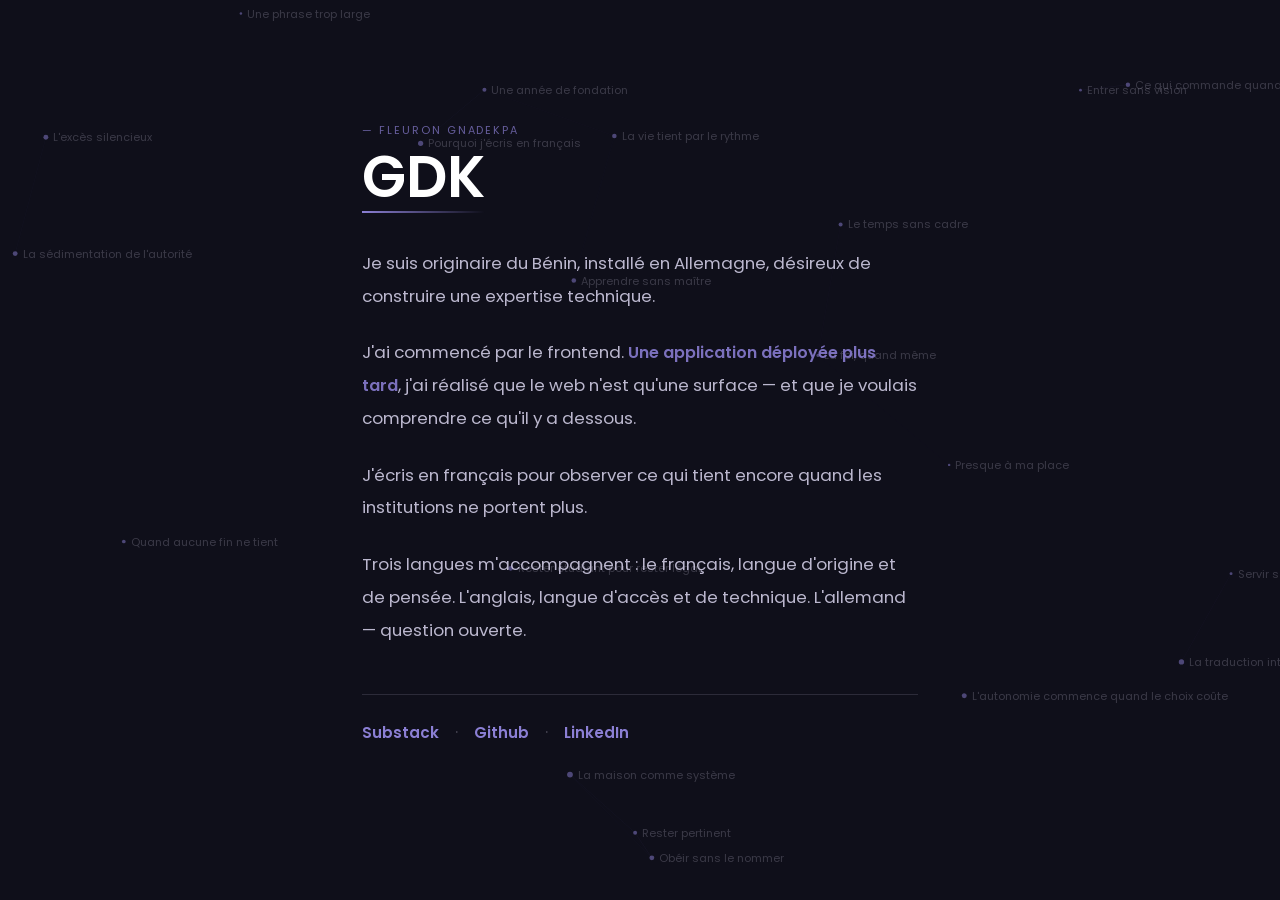
<file: index.html>
<!DOCTYPE html>
<html lang="fr">

<head>
    <meta charset="UTF-8">
    <meta http-equiv="X-UA-Compatible" content="IE=edge">
    <meta name="viewport" content="width=device-width, initial-scale=1.0">
    <meta name="description"
        content="Originaire du Bénin, installé en Allemagne. Je m'intéresse à la modélisation de systèmes applicatifs et j'écris en français pour observer ce qui tient encore quand les institutions ne portent plus.">
    <link rel="preconnect" href="https://fonts.googleapis.com">
    <link rel="preconnect" href="https://fonts.gstatic.com" crossorigin>
    <link href="https://fonts.googleapis.com/css2?family=Poppins:wght@400;500;600;700;800&display=swap"
        rel="stylesheet">
    <link rel="stylesheet" href="main.css">
    <title>Fleuron Gnadekpa</title>
    <meta property="og:title" content="Fleuron Gnadekpa" />
    <meta property="og:description"
        content="Originaire du Bénin, installé en Allemagne. Je m'intéresse à la modélisation de systèmes applicatifs et j'écris en français pour observer ce qui tient encore quand les institutions ne portent plus." />
    <meta property="og:type" content="website" />
    <meta property="og:url" content="https://fleuronvilik.github.io" />
    <!--
    <meta property="og:image" content="https://fleuronvilik.github.io/img/og_banner.png" />
    -->
</head>

<body>
    <canvas id="c"></canvas>
    <main>
        <div class="name-block">
            <div class="name-label">— Fleuron Gnadekpa</div>
            <h1>GDK</h1>
        </div>

        <p>Je suis originaire du Bénin, installé en Allemagne, désireux de construire une expertise technique.</p>
        <p>J'ai commencé par le frontend. <a href="ce-que-je-construis.html">Une application déployée plus tard</a>,
            j'ai réalisé que le web n'est qu'une
            surface — et que je voulais comprendre ce qu'il y a dessous.</p>
        <p>J'écris en français pour observer ce qui tient encore quand les institutions ne portent plus.</p>
        <p>Trois langues m'accompagnent : le français, langue d'origine et de pensée. L'anglais, langue d'accès et de
            technique. L'allemand — question ouverte.</p>
        <footer>
            <a href="https://gdkfleuron.substack.com/" target="_blank" rel="noopener noreferrer"> Substack</a>
            <span>·</span>
            <a href="https://github.com/fleuronvilik/" target="_blank" rel="noopener noreferrer">Github</a>
            <span>·</span>
            <a href="https://linkedin.com/in/fleurongnadekpa" target="_blank" rel="noopener noreferrer">LinkedIn</a>
        </footer>
    </main>

    <script>
        const titles = [
            "Pourquoi j'écris en français",
            "Apprendre sans maître",
            "Presque à ma place",
            "Le temps sans cadre",
            "Une année de fondation",
            "Servir sans cadre",
            "Une phrase trop large",
            "Entrer sans vision",
            "Rester pertinent",
            "Rester étudiant pour rester légal",
            "Quand aucune fin ne tient",
            "La vie tient par le rythme",
            "La foi, quand même",
            "La maison comme système",
            "La sédimentation de l'autorité",
            "Ce qui commande quand personne ne parle",
            "Obéir sans le nommer",
            "L'autonomie commence quand le choix coûte",
            "La traduction intérieure",
            "L'excès silencieux"
        ];

        const canvas = document.getElementById('c');
        const ctx = canvas.getContext('2d');

        let W, H, nodes;

        function resize() {
            W = canvas.width = window.innerWidth;
            H = canvas.height = window.innerHeight;
            init();
        }

        function init() {
            nodes = titles.map((title, i) => ({
                title,
                x: Math.random() * W,
                y: Math.random() * H,
                vx: (Math.random() - 0.5) * 0.18,
                vy: (Math.random() - 0.5) * 0.18,
                r: Math.random() * 1.8 + 1.2,
            }));
        }

        function draw() {
            ctx.clearRect(0, 0, W, H);

            // Draw lines between nearby nodes
            for (let i = 0; i < nodes.length; i++) {
                for (let j = i + 1; j < nodes.length; j++) {
                    const dx = nodes[i].x - nodes[j].x;
                    const dy = nodes[i].y - nodes[j].y;
                    const dist = Math.sqrt(dx * dx + dy * dy);
                    if (dist < 220) {
                        ctx.beginPath();
                        ctx.moveTo(nodes[i].x, nodes[i].y);
                        ctx.lineTo(nodes[j].x, nodes[j].y);
                        ctx.strokeStyle = `rgba(139, 127, 212, ${0.07 * (1 - dist / 220)})`;
                        ctx.lineWidth = 0.8;
                        ctx.stroke();
                    }
                }
            }

            // Draw nodes and labels
            nodes.forEach(n => {
                // Star dot
                ctx.beginPath();
                ctx.arc(n.x, n.y, n.r, 0, Math.PI * 2);
                ctx.fillStyle = 'rgba(139, 127, 212, 0.5)';
                ctx.fill();

                // Title label
                ctx.font = '11px Poppins, sans-serif';
                ctx.fillStyle = 'rgba(212, 208, 232, 0.22)';
                ctx.fillText(n.title, n.x + n.r + 5, n.y + 4);
            });

            // Move nodes
            nodes.forEach(n => {
                n.x += n.vx;
                n.y += n.vy;
                if (n.x < 0 || n.x > W) n.vx *= -1;
                if (n.y < 0 || n.y > H) n.vy *= -1;
            });

            requestAnimationFrame(draw);
        }

        window.addEventListener('resize', resize);
        resize();
        draw();
    </script>
</body>

</html>
</file>
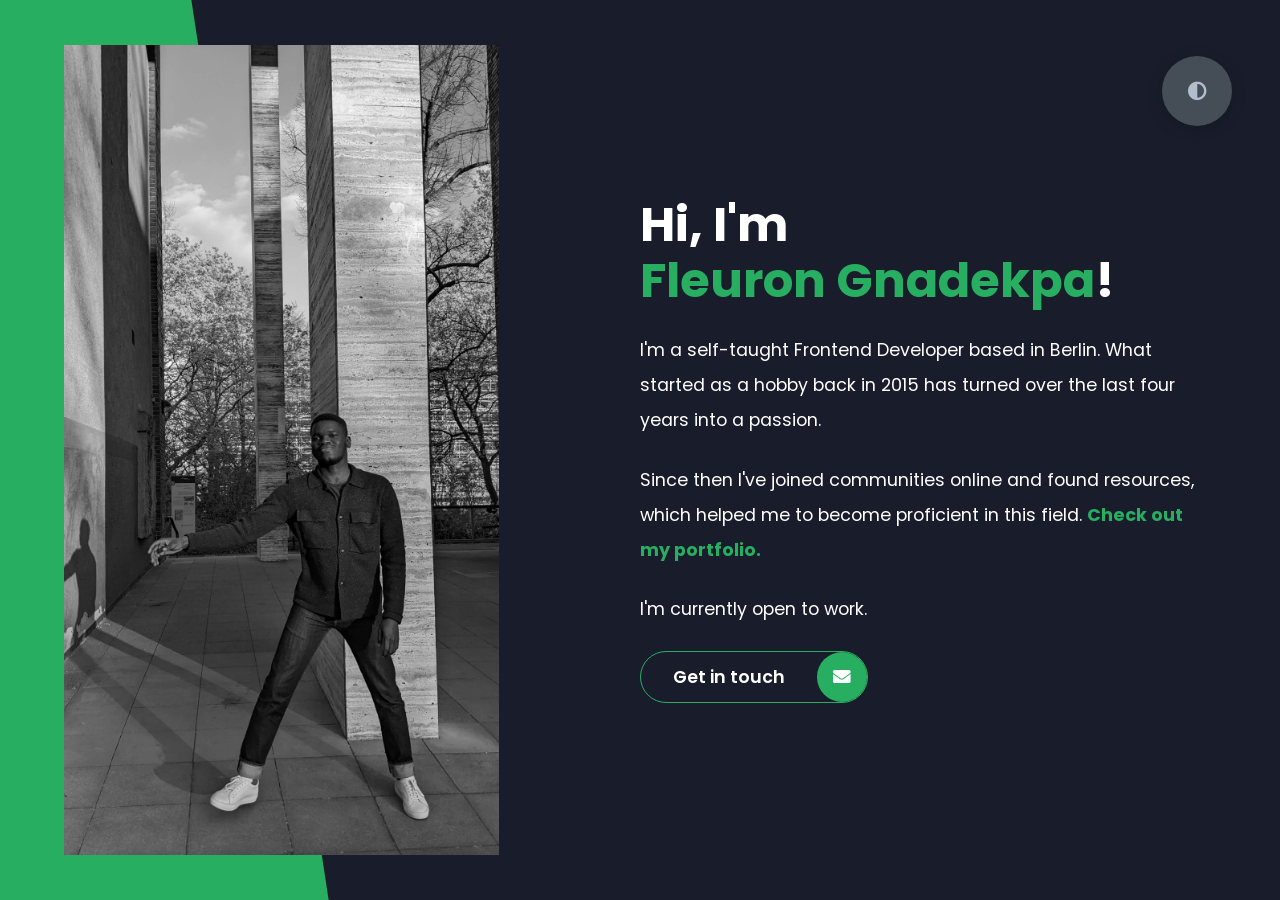
<file: v0/index.html>
<!DOCTYPE html>
<html lang="en">
<head>
    <meta charset="UTF-8">
    <meta http-equiv="X-UA-Compatible" content="IE=edge">
    <meta name="viewport" content="width=device-width, initial-scale=1.0">
    <meta name="description" content="Hi! I'm Fleuron. I'm learning modern Frontend Development. My portfolio includes projects, built with HTML, CSS/Bootstrap, Vanilla JavaScript and ReactJS.">
    <link rel="preconnect" href="https://fonts.googleapis.com">
    <link rel="preconnect" href="https://fonts.gstatic.com" crossorigin>
    <link href="https://fonts.googleapis.com/css2?family=Poppins:wght@400;500;600;700;800&display=swap" rel="stylesheet">
    <link rel="stylesheet" href="https://cdnjs.cloudflare.com/ajax/libs/font-awesome/5.15.4/css/all.min.css">
    <link rel="stylesheet" href="styles/styles.css">
    <title>Fleuron Gnadekpa | Frontend Developer</title>
    <meta property="og:title" content="Fleuron Gnadekpa" />
    <meta property="og:type" content="website" />
    <meta property="og:url" content="https://fleuronvilik.github.io" />
    <meta property="og:image" content="https://raw.githubusercontent.com/fleuronvilik/fleuronvilik.github.io/gh-pages/img/og_banner.png" />
</head>
<body class="container">
    <!-- <i class="fas fa-instagram"></i> -->
    <header class="section sec1 header active" id="home">
        <div class="header-content">
            <div class="left-header">
                <div class="h-shape"></div>
                <div class="image">
                    <img src="img/photo-fleuron.jpg" alt="Fleuron Gnadekpa">
                </div>
            </div>
            <div class="right-header">
                <h1>Hi, I'm <span class="name-block"><span class="name">Fleuron Gnadekpa</span>!</span></h1>
                <p>I'm a self-taught <span>Frontend Developer</span> based in Berlin. What started as a hobby back in 2015 has turned over the last four years into a passion.</p>
                <p>Since then I've joined communities online and found resources, which helped me to become proficient in this field. <span class="control active" data-target="contact">Check out my portfolio.</span></p>
                <p>I'm currently open to work.</p>
                <a href="mailto:vilfleur@gmail.com" class="btn-download">
                    <span class="btn-text">Get in touch</span>
                    <span class="btn-icon">
                        <i class="fas fa-envelope"></i>
                    </span>
                </a>
            </div>
        </div>
    </header>
    <main class="wrapper">
        <section class="section sec5 contact" id="contact">
            <div class="wrapper">
                <div class="main-title">
                    <h2>My <span>Portfolio</span><span class="bg-text">My work</span></h2>
                </div>
                <p class="intro">Below is a collection of projects I have built over the last four years. Having in this way gained a strong understanding of the Big Three (HTML, CSS and JavaScript/ES6), I now focus on learning React JS. <span data-target="home" class="control">Back to Home</span>.</p>
                <div class="">
                    <!--
                        <h2>Demos for 2019</h2>
                    -->
                    <ul class="demo-list">
                        <li><a target="_blank" href="https://fleuronvilik.github.io/bootstrap-oc/">
                        <img src="img/portfolio/amour-tigres.png" alt=""></a>
                        <p><a target="_blank" href="https://github.com/fleuronvilik/bootstrap-oc/">GitHub</a></p>
                    </li>
                    <li><a target="_blank" href="https://fleuronvilik.github.io/maison-architecte/">
                            <img src="img/portfolio/maison-architecte.png" alt=""></a>
                        <p><a target="_blank" href="https://github.com/fleuronvilik/maison-architecte/">GitHub</a></p>
                    </li>
                    <li><a target="_blank" href="https://fleuronvilik.github.io/fem-layout/11-grid-grid/">
                        <img src="img/portfolio/fem-responsive-grid.png" alt=""></a>
                        <p><a target="_blank" href="https://github.com/fleuronvilik/fem-layout">Github</a></p>
                        <p><a target="_blank" href="https://fleuronvilik.github.io/fem-layout/1-intro-floats/">Floats</a></p>
                        <p><a target="_blank" href="https://fleuronvilik.github.io/fem-layout/3-flexbox-grid/">Flexbox-Based </a></p>
                        <p><a target="_blank" href="https://fleuronvilik.github.io/fem-layout/3-flexbox-grid/">CSS Grid (Default)</a></p>
                    </li>
                    <li><a target="_blank" href="https://adjoining-pouncing-bull.glitch.me/">
                            <img src="img/portfolio/thenewstime.png" alt=""></a>
                        <p><a target="_blank" href="https://glitch.com/~adjoining-pouncing-bull/">Glitch</a></p>
                    </li>
                    <li><a target="_blank" href="http://treasure-woodpecker.glitch.me/">
                        <img src="img/portfolio/fem-calculator.png" alt=""></a>
                        <p><a target="_blank" href="https://glitch.com/~treasure-woodpecker/">Glitch</a></p>
                    </li>
                    <li><a target="_blank" href="https://lilac-faceted-brian.glitch.me/">
                            <img src="img/portfolio/travel-journal.png" alt=""></a>
                    </li>
                    <li><a target="_blank" href="https://fleuronvilik.github.io/simple-life/index.html">
                            <img src="img/portfolio/living-the-simple-life.png" alt=""></a>
                            <p><a target="_blank" href="https://github.com/fleuronvilik/simple-life">GitHub</a></p>
                    </li>
                    <li><a target="_blank" href="https://profound-crumble-9d2ae4.netlify.app/">
                            <img src="img/portfolio/react-movie.png" alt=""></a>
                    </li>
                    <li><a target="_blank" href="https://astonishing-quickest-ophthalmologist.glitch.me/">
                            <img src="img/portfolio/devjane.png" alt=""></a>
                    </li>
                    <li><a target="_blank" href="https://github.com/fleuronvilik/react-advanced-2020"></a>
                        <img src="img/portfolio/react.svg" alt=""></a>
                        <p><a target="_blank" href="http://birthday-reminder.glitch.me/">Birthday Reminder</a></p>
                        <p><a target="_blank" href="https://fleuronvilik.github.io/tours-project/">Tours</a></p>
                        <p><a target="_blank" href="https://fleuronvilik.github.io/accordion-faq/">Accordion</a></p>
                        <p><a target="_blank" href="https://fleuronvilik.github.io/golden-menu/">Golden Menu</a></p>
                        <p><a target="_blank" href="https://capricious-wholesale-lute.glitch.me/">Cart Use Reducer</a></p>
                    </li>
                </ul>
            </div>
            </div>
        </section>
    </main>
    <div class="btn-theme">
        <i class="fas fa-adjust"></i>
    </div>
    <script src="app.js"></script>
</body>
</html>
</file>
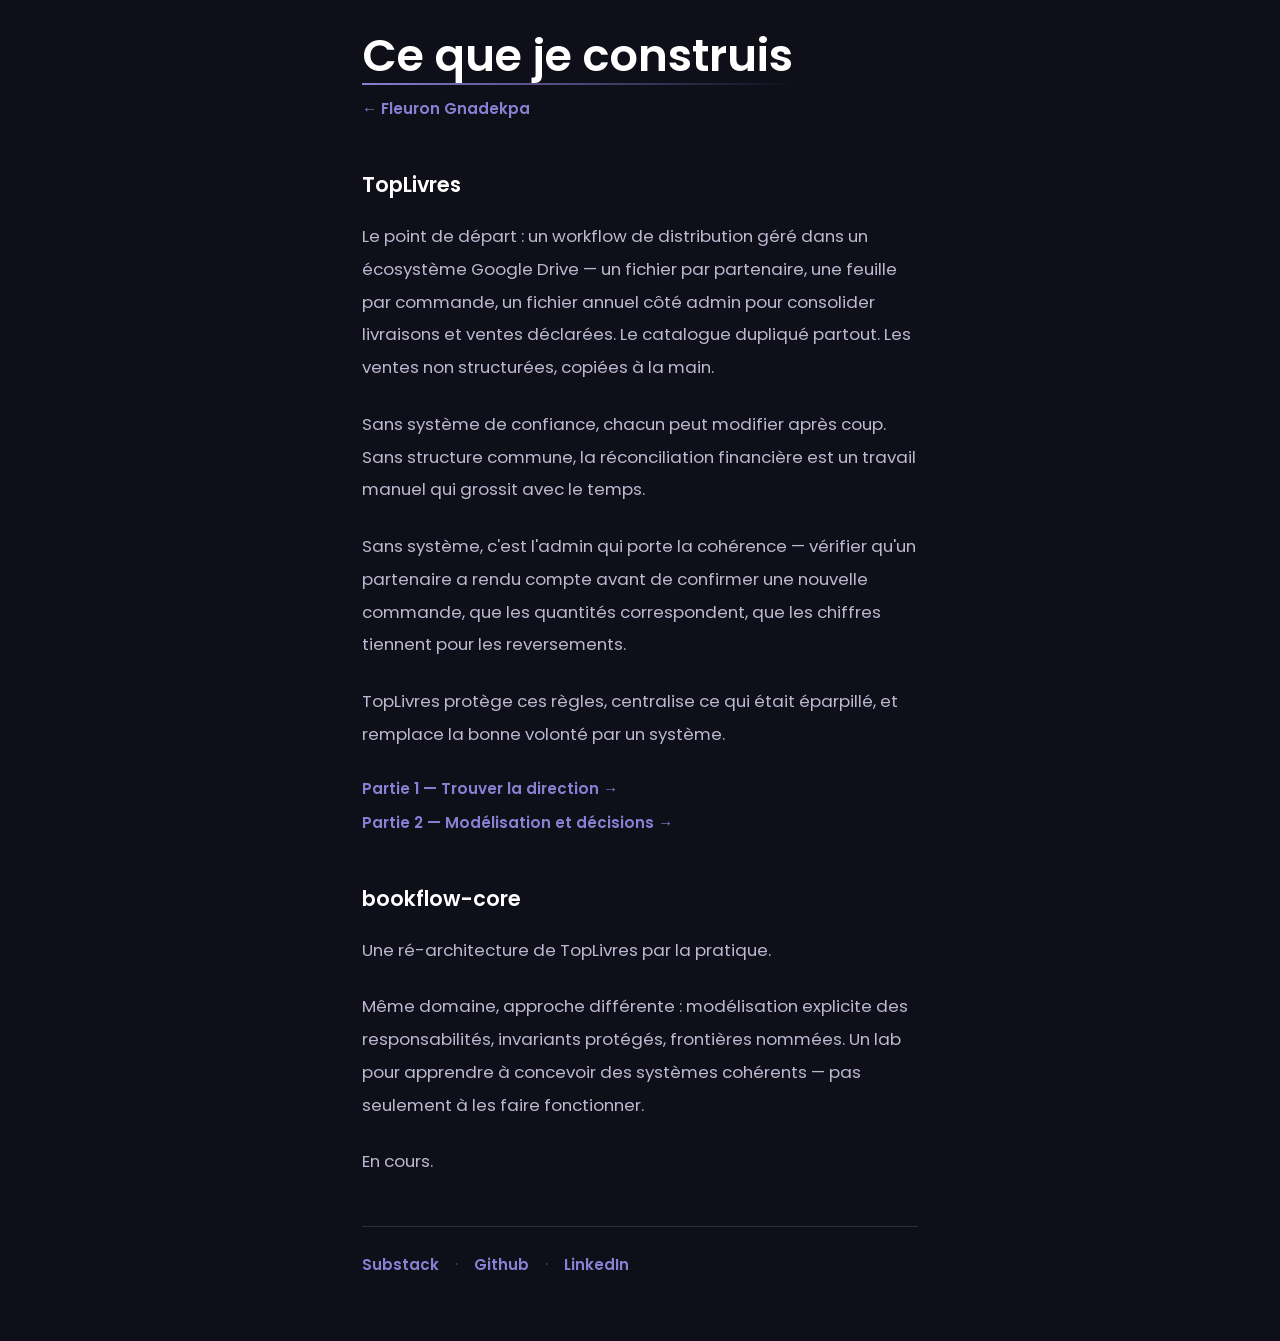
<file: ce-que-je-construis.html>
<!DOCTYPE html>
<html lang="fr">

<head>
  <meta charset="UTF-8">
  <meta http-equiv="X-UA-Compatible" content="IE=edge">
  <meta name="viewport" content="width=device-width, initial-scale=1.0">
  <meta name="description" content="Ce que je construis — TopLivres et bookflow-core.">
  <link rel="preconnect" href="https://fonts.googleapis.com">
  <link rel="preconnect" href="https://fonts.gstatic.com" crossorigin>
  <link href="https://fonts.googleapis.com/css2?family=Poppins:wght@400;600&display=swap" rel="stylesheet">
  <link rel="stylesheet" href="main.css">
  <title>Ce que je construis — Fleuron Gnadekpa</title>
  <meta property="og:title" content="Ce que je construis — Fleuron Gnadekpa" />
<meta property="og:type" content="website" />
<meta property="og:url" content="https://fleuronvilik.github.io/ce-que-je-construis.html" />
<meta property="og:description" content="TopLivres et bookflow-core — deux projets autour de la distribution de livres et de la modélisation de systèmes applicatifs." />
</head>

<body>
  <main class="projets">
    <header>
      <h1>Ce que je construis</h1>
      <nav>
        <a href="index.html">← Fleuron Gnadekpa</a>
      </nav>
    </header>

    <section>
      <h2>TopLivres</h2>
      <p>Le point de départ : un workflow de distribution géré dans un écosystème Google Drive — un fichier par
        partenaire, une feuille par commande, un fichier annuel côté admin pour consolider livraisons et ventes
        déclarées. Le catalogue dupliqué partout. Les ventes non structurées, copiées à la main.</p>
      <p>Sans système de confiance, chacun peut modifier après coup. Sans structure commune, la réconciliation
        financière est un travail manuel qui grossit avec le temps.</p>
      <p>Sans système, c'est l'admin qui porte la cohérence — vérifier qu'un partenaire a rendu compte avant de
        confirmer une nouvelle commande, que les quantités correspondent, que les chiffres tiennent pour les
        reversements.</p>
      <p>TopLivres protège ces règles, centralise ce qui était éparpillé, et remplace la bonne volonté par un système.
      </p>
      <ul>
        <li><a href="https://blog.fleurongnadekpa.com/building-toplivres-part-one-finding-focus-in-tech "  target="_blank" rel="noopener noreferrer">Partie 1 —
            Trouver la direction →</a></li>
        <li><a
            href="https://blog.fleurongnadekpa.com/building-toplivres-part-two-learning-goals-user-stories-and-design-decisions"  target="_blank" rel="noopener noreferrer">Partie
            2 — Modélisation et décisions →</a></li>
      </ul>
    </section>

    <section>
      <h2>bookflow-core</h2>
      <p>Une ré-architecture de TopLivres par la pratique.</p>
      <p>Même domaine, approche différente : modélisation explicite des responsabilités, invariants protégés, frontières
        nommées. Un lab pour apprendre à concevoir des systèmes cohérents — pas seulement à les faire fonctionner.</p>
      <p>En cours.</p>
    </section>
    <footer>
      <a href="https://gdkfleuron.substack.com/" target="_blank" rel="noopener noreferrer"> Substack</a>
      <span>·</span>
      <a href="https://github.com/fleuronvilik/" target="_blank" rel="noopener noreferrer">Github</a>
      <span>·</span>
      <a href="https://linkedin.com/in/fleurongnadekpa" target="_blank" rel="noopener noreferrer">LinkedIn</a>
    </footer>
  </main>
</body>

</html>
</file>
<file: main.css>
* {
    margin: 0;
    padding: 0;
    box-sizing: border-box;
    list-style: none;
}

:root {
    --accent: #8b7fd4;
}

body {
    background: #0f0f1a;
    color: #d4d0e8;
    font-family: 'Poppins', sans-serif;
    font-size: 1.05rem;
    min-height: 100vh;
    overflow-x: hidden;
}

canvas {
    position: fixed;
    inset: 0;
    z-index: 0;
    pointer-events: none;
}

main {
    position: relative;
    z-index: 1;
    max-width: 620px;
    margin: 0 auto;
    padding: 2rem;
    min-height: 100vh;
    display: flex;
    flex-direction: column;
    justify-content: center;
}

header {
  margin-bottom: 3rem;
}

nav a {
  color: var(--accent);
  font-weight: 600;
  font-size: 0.95rem;
}

.name-block {
    margin-bottom: 2.5rem;
}

.name-label {
    font-size: 0.68rem;
    letter-spacing: 0.18em;
    text-transform: uppercase;
    color: var(--accent);
    opacity: 0.7;
    margin-bottom: 0.5rem;
}

h1 {
    font-size: 3.6rem;
    font-weight: 600;
    color: #ffffff;
    line-height: 1.05;
    position: relative;
    display: inline-block;
}

h1::after {
    content: '';
    position: absolute;
    bottom: -6px;
    left: 0;
    width: 100%;
    height: 2px;
    background: linear-gradient(90deg, var(--accent), transparent);
}

p {
    line-height: 1.95;
    margin-bottom: 1.5rem;
    opacity: 0.88;
}

footer {
    display: flex;
    align-items: center;
    margin-top: 1.5rem;
    padding-top: 1.5rem;
    padding-bottom: 2rem;
    border-top: 1px solid rgba(212, 208, 232, 0.15);
    gap: 1rem;
}

footer span {
  opacity: 0.3;
}

footer a {
    font-size: 0.95rem;
}

a {
    text-decoration: none;
    color: var(--accent);
    font-weight: 600;
    font-size: 1rem;
    transition: opacity 0.2s;
}

a:hover {
    opacity: 0.7;
}

.projets h1 {
    font-size: 2.8rem;
    margin-bottom: 1rem;
}

.projets section {
  margin-bottom: 3rem;
}

.projets section:last-of-type {
    margin-bottom: 0;
    /* border-bottom: 1px solid #ffffff; */
}

.projets section h2 {
  font-size: 1.3rem;
  font-weight: 600;
  color: #ffffff;
  margin-bottom: 1.25rem;
}

.projets section ul {
  margin-top: 1.5rem;
  display: flex;
  flex-direction: column;
  gap: 0.5rem;
}

.projets section ul a {
  color: var(--accent);
  font-weight: 600;
  font-size: 0.95rem;
}
</file>
<file: v0/styles/styles.css>
@charset "UTF-8";
* {
  margin: 0;
  padding: 0;
  box-sizing: border-box;
  list-style: none;
}

:root {
  --primary: #191d2b;
  --secondary: #27AE60;
  --white: #FFFFFF;
  --black: #000;
  --grey0: #f8f8f8;
  --grey-1: #dbe1e8;
  --grey-2: #b2becd;
  --grey-3: #6c7983;
  --grey-4: #454e56;
  --grey-5: #2a2e35;
  --grey-6: #12181b;
  --br-sm-2: 14px;
  --box-shadow-1: 0 3px 15px rgba(0,0,0,.3);
}

.light {
  --primary: #fbf9f6;
  --secondary: #F56692;
  --white: #454e56;
  --black: #000;
  --grey0: #f8f8f8;
  --grey-1: #6c7983;
  --grey-2: #6c7983;
  --grey-3: #6c7983;
  --grey-4: #454e56;
  --grey-5: #f8f8f8;
  --grey-6: #12181b;
  --br-sm-2: 14px;
  --box-shadow-1: 0 3px 15px rgba(0,0,0,.3);
}

body {
  font-family: Poppins, sans-serif;
  font-size: 1.1rem;
  background-color: var(--primary);
  color: var(--white);
}

a {
  display: inline-block;
  font-family: inherit;
  text-decoration: none;
  color: inherit;
}

section {
  position: absolute;
  top: 0;
  left: 0;
  right: 0;
  padding: 3rem;
  min-height: 100vh;
}

/* .section {
    transform: translateY(-100%) scale(0); // en dehors de l'écran vers le ciel
    transition: all .4s ease-in-out;
    // background-color: var(--primary);
} */
.sec1, .sec2, .sec3, .sec4, .sec5 {
  display: none;
}

.section.active {
  display: block;
  z-index: 8;
  -webkit-animation: scaleanimated 1s ease-in-out;
          animation: scaleanimated 1s ease-in-out;
}
@-webkit-keyframes scaleanimated {
  0% {
    transform: translateY(-100%) scaleY(0);
  }
  100% {
    transform: translateY(0%) scaleY(1);
  }
}
@keyframes scaleanimated {
  0% {
    transform: translateY(-100%) scaleY(0);
  }
  100% {
    transform: translateY(0%) scaleY(1);
  }
}

.controls {
  position: fixed;
  z-index: 10;
  top: 50%;
  right: 3%;
  display: flex;
  flex-direction: column;
  justify-content: center;
  align-items: center;
  transform: translateY(-50%); /* combined with t-50%, center horizontally in regard of the vh */
  display: none;
}
.controls .control {
  padding: 1rem;
  cursor: pointer;
  background-color: var(--grey-4);
  width: 55px;
  height: 55px;
  border-radius: 50%;
  display: flex;
  justify-content: center;
  align-items: center;
  margin: 0.7rem 0;
  box-shadow: var(--box-shadow-1);
}
.controls .control i {
  font-size: 1.2rem;
  color: var(--grey-2);
  pointer-events: none;
}
.controls .control.active {
  background-color: var(--secondary);
  transition: all 0.4s ease-in-out;
}
.controls .control.active i {
  color: var(--white);
}

/* Section:Header */
.header-content {
  display: grid;
  grid-template-columns: repeat(2, 1fr);
  min-height: 100vh;
}
.header-content > div {
  display: flex;
}
.header-content .left-header {
  align-items: center;
  position: relative;
}
.header-content .left-header .h-shape {
  z-index: -1;
  position: absolute;
  width: 65%;
  height: 100%;
  background-color: var(--secondary);
  -webkit-clip-path: polygon(0 0, 46% 0, 79% 100%, 0% 100%);
          clip-path: polygon(0 0, 46% 0, 79% 100%, 0% 100%);
}
.header-content .left-header .image {
  width: 68%;
  height: 90%;
  margin-left: 4rem;
  background-color: var(--black);
  border-radius: var(--br-sm-2);
  transition: all 0.4s ease-in-out;
}
.header-content .left-header .image img {
  width: 100%;
  height: 100%;
  -o-object-fit: cover;
     object-fit: cover;
  transition: all 0.4s ease-in-out;
  filter: grayscale(100%);
}
.header-content .left-header .image img:hover {
  filter: grayscale(0);
}
.header-content .right-header {
  flex-direction: column;
  justify-content: center;
  align-items: flex-start;
  padding-right: 4rem;
}
.header-content .right-header h1 {
  font-size: 3rem;
  line-height: 3.5rem;
}
.header-content .right-header h1 .name-block {
  display: block;
}
.header-content .right-header h1 .name {
  color: var(--secondary);
}
.header-content .right-header h1 ~ * {
  margin-top: 1.5rem;
}
.header-content .right-header p {
  line-height: 2;
}
@media screen and (max-height: 820px) and (min-width: 850px) {
  .header-content .right-header {
    padding-top: 4rem;
    padding-bottom: 4rem;
  }
}

.btn-theme {
  z-index: 10;
  position: fixed;
  top: 3.5rem;
  right: 3rem;
  display: flex;
  justify-content: center;
  align-items: center;
  padding: 1rem;
  width: 70px;
  height: 70px;
  border-radius: 50%;
  background-color: var(--grey-4);
  cursor: pointer;
  box-shadow: 0 3px 15px rgba(0, 0, 0, 0.2);
  transition: all 0.1s ease-in-out;
}
.btn-theme:active {
  transform: translateY(-3px);
}
.btn-theme i {
  font-size: 1.2rem;
  color: var(--grey-2);
  pointer-events: none;
}
@media screen and (max-width: 850px) {
  .btn-theme {
    width: 55px;
    height: 55px;
    top: 2rem;
    left: 0;
    border-radius: initial;
  }
}

.btn-download {
  display: flex;
  align-items: center;
  border-radius: 38px;
  border: 1px solid var(--secondary);
  font-weight: 600;
  color: inherit;
}
.btn-download .btn-text {
  padding: 0 2rem;
}
.btn-download .btn-icon {
  display: flex;
  padding: 1rem;
  background-color: var(--secondary);
  border-radius: 50%;
}
.btn-download:hover .btn-text {
  color: var(--secondary);
}

.main-title {
  text-align: center;
}
.main-title h2 {
  position: relative;
  font-weight: 700;
  font-size: 4rem;
  text-transform: uppercase;
}
.main-title span {
  color: var(--secondary);
}
.main-title .bg-text {
  z-index: -1;
  position: absolute;
  top: 50%;
  left: 50%;
  font-weight: 800;
  font-size: 6.3rem;
  color: var(--grey-5);
  transform: translate(-50%, -50%);
  transition: all 0.4s ease-in-out;
  display: none;
}

@media screen and (max-width: 850px) {
  .h-shape {
    display: none;
  }
  main,
section,
.header {
    padding: 1rem;
    height: auto;
  }
  .header-content {
    grid-template-columns: initial;
    grid-template-rows: auto auto;
  }
  .header-content .left-header,
.header-content .right-header {
    max-width: 540px;
    margin: auto;
  }
  .header-content .left-header {
    justify-content: flex-end;
  }
  .header-content .right-header {
    padding-right: initial;
  }
  .header-content h1 {
    font-size: 2rem;
  }
  .header-content .name-block {
    display: initial;
  }
}
@media screen and (max-width: 850px) and (min-width: 600px) {
  .header-content {
    padding-top: 1rem;
  }
  .header-content .right-header {
    grid-row: 1;
  }
  .header-content .left-header {
    margin-top: 1.5rem;
    justify-content: flex-start;
  }
  .header-content .left-header .image {
    margin-left: 0;
  }
}
@media screen and (max-width: 850px) {
  .controls {
    display: none;
  }
}
@media screen and (max-width: 850px) {
  .main-title {
    margin-top: 1rem;
    text-align: right;
  }
  .main-title h2 {
    font-size: 2rem;
  }
}
@media screen and (max-width: 850px) {
  .contact .intro {
    text-align: left;
    line-height: 2;
  }
}
@media screen and (max-width: 850px) and (min-width: 600px) {
  div.wrapper {
    max-width: 540px;
    margin: auto;
  }
  .main-title {
    text-align: center;
  }
  .main-title h2 {
    font-size: 2.5rem;
  }
}
.intro {
  padding: 1rem 0 3rem;
  text-align: center;
}

span[data-target] {
  font-weight: bold;
  color: var(--secondary);
  cursor: pointer;
}
span[data-target]:hover {
  border-bottom: solid var(--secondary);
}

.contact ul.demo-list {
  display: grid;
  grid-template-columns: repeat(auto-fill, minmax(180px, 1fr));
  grid-gap: 3rem;
  padding: 0 1rem 1rem;
}
.contact ul.demo-list li > a {
  display: flex;
  flex-direction: column;
}
.contact ul.demo-list li > a img {
  order: -1;
}
.contact ul.demo-list li p {
  margin: 0;
  font-size: 1rem;
  font-weight: 400;
  color: rgba(149, 149, 128, 0.8);
  color: var(--white);
}
.contact ul.demo-list li p a {
  color: inherit;
}
.contact ul.demo-list li p a::before {
  content: "[";
}
.contact ul.demo-list li p a::after {
  content: "]";
}
@media screen and (max-width: 600px) {
  .contact ul.demo-list {
    grid-gap: 2rem;
  }
}
.contact img {
  display: block;
  margin-bottom: 1rem;
  max-width: 100%;
  box-shadow: 0px 1px 3px rgba(0, 0, 0, 0.4);
}

footer {
  position: absolute;
  left: 0;
  right: 0;
  bottom: 0;
  padding: 1rem;
  font-weight: bold;
  text-align: center;
  background-color: var(--black);
}/*# sourceMappingURL=styles.css.map */
</file>
